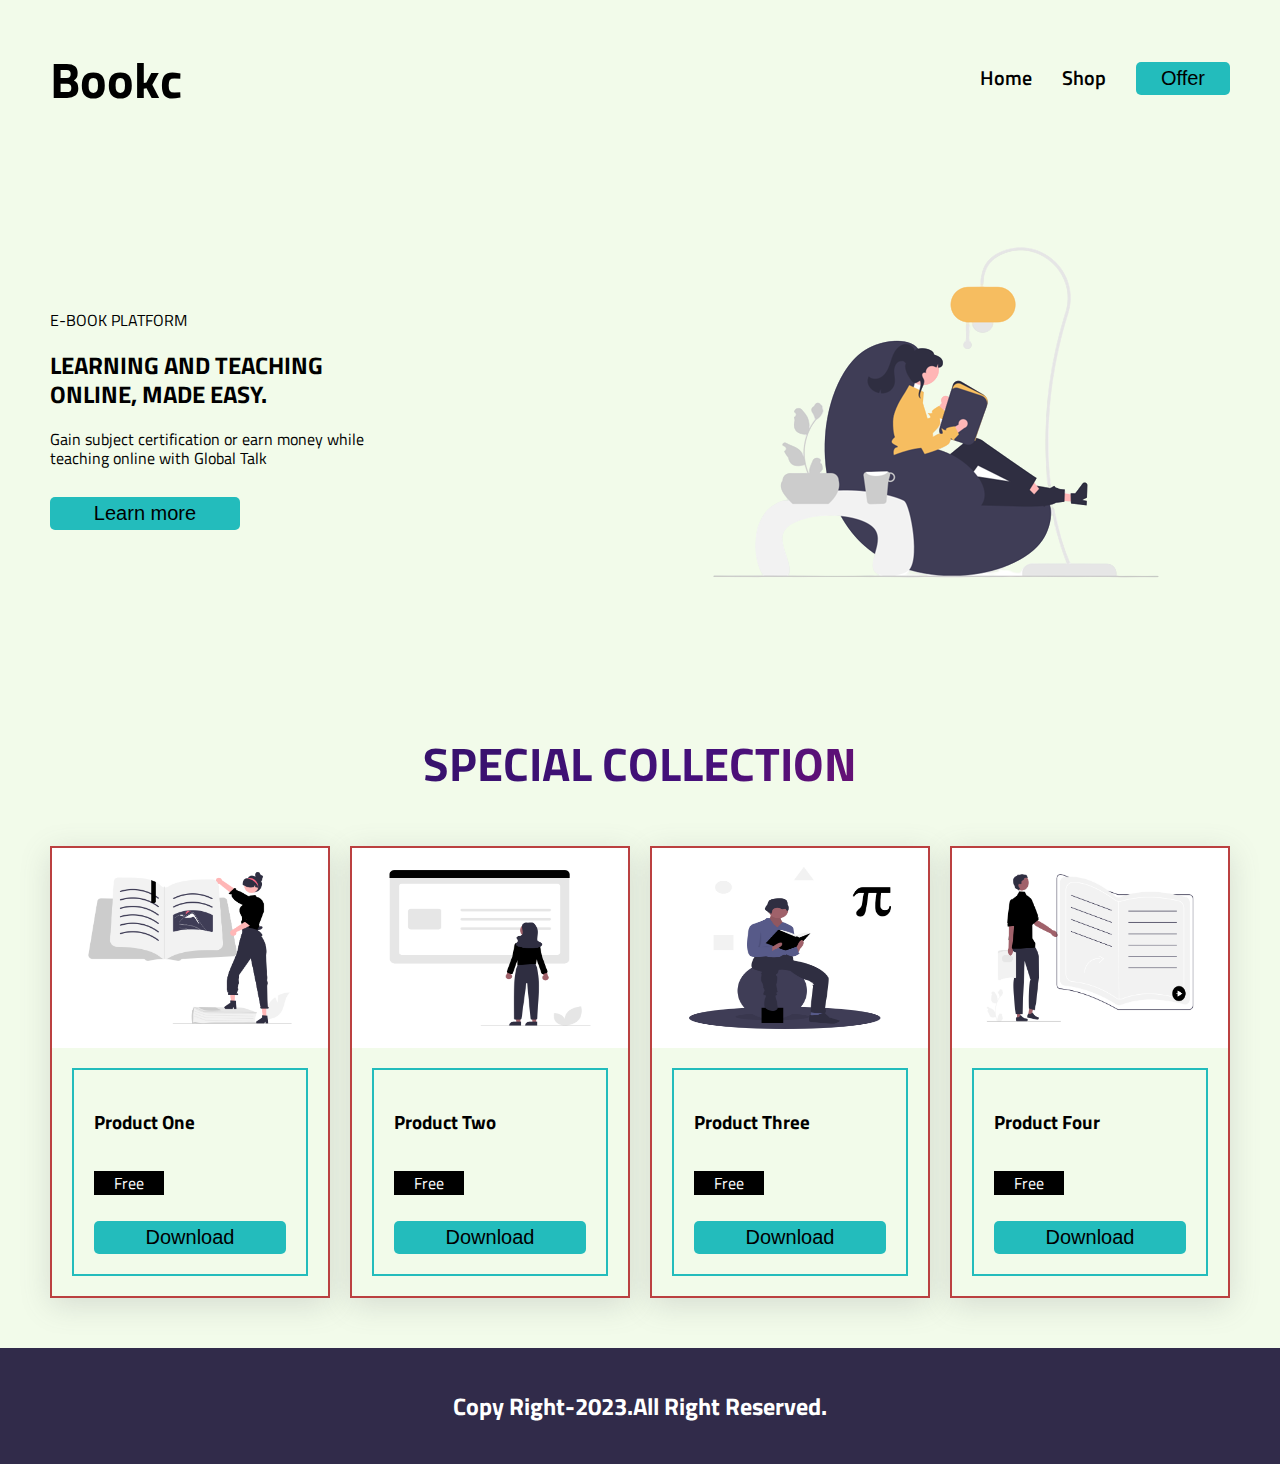
<file: index.html>
<!DOCTYPE html>
<html lang="en">

<head>
    <meta charset="UTF-8">
    <meta http-equiv="X-UA-Compatible" content="IE=edge">
    <meta name="viewport" content="width=device-width, initial-scale=1.0">
    <!-- //font// -->
    <link rel="preconnect" href="https://fonts.googleapis.com">
    <link rel="preconnect" href="https://fonts.gstatic.com" crossorigin>
    <link
        href="https://fonts.googleapis.com/css2?family=Montserrat:wght@100&family=Open+Sans:wght@300&family=Poppins:wght@400;900&family=Raleway:wght@100;300&family=Roboto:wght@100&family=Sofia+Sans+Condensed:wght@400;500;600;700&family=Titillium+Web:wght@200&display=swap"
        rel="stylesheet">
    <!-- //style// -->
    <link rel="stylesheet" href="css/style.css">
    <!-- //favicon// -->
    <link rel="shortcut icon" href="img/favicon.png" type="image/x-icon">
    <!-- //tittle// -->
    <title>Bookc || Home</title>
</head>

<body>
    <!-- //header-part-staet// -->
    <header>
        <h1>Bookc </h1>
        <!-- //nav start// -->
        <nav>
            <a href="index.html">Home</a>
            <a href="pages/shop.html">Shop</a>
            <a href="#"><button>Offer</button></a>
        </nav>
    </header>
    <!-- //header-part-end// -->

    <!-- //hero-section-start// -->
    <section class="hero-container">
        <div class="hero-content-container">
            <p>E-BOOK PLATFORM</p>
            <h2>
                <P>LEARNING AND TEACHING</P>
                <P>ONLINE, MADE EASY.</P>
            </h2>
            <P>Gain subject certification or earn money while</P>
            <p class="hero-p-2">teaching online with Global Talk</p>
            <button>Learn more</button>
        </div>
        <div class="hero-img-container">
            <img src="img/home-page-hero-img.png" alt="hero-img">
        </div>
    </section>
    <!-- //hero-section-end// -->

    <!-- //collection-container-start// -->
    <section class="collection-container">

        <div class="collection-container-headline">
            <div class="row">
                <div class="col-md-12 text-center">
                    <h3 class="animate-charcter"> Special Collection</h3>
                </div>
            </div>
        </div>

        <div class="collection-parent">
            <div class="collection">
                <img src="img/home-product-1-img.png" alt="collection-1-img">
                <div class="collection-content">
                    <h3>Product One</h3>
                    <p class="tag-free">Free</p>
                    <button class="btn-download">Download</button>
                </div>
            </div>

            <div class="collection">
                <img src="img/home-product-2-img.png" alt="collection-2-img">
                <div class="collection-content">
                    <h3>Product Two</h3>
                    <p class="tag-free">Free</p>
                    <button class="btn-download">Download</button>
                </div>
            </div>

            <div class="collection">
                <img src="img/home-product-3-img.png" alt="collection-3-img">
                <div class="collection-content">
                    <h3>Product Three</h3>
                    <p class="tag-free">Free</p>
                    <button class="btn-download">Download</button>
                </div>
            </div>

            <div class="collection">
                <img src="img/home-product-4-img.png" alt="collection-4-img">
                <div class="collection-content">
                    <h3>Product Four</h3>
                    <p class="tag-free">Free</p>
                    <button class="btn-download">Download</button>
                </div>
            </div>

        </div>
    </section>
    <!-- //collection-container-end// -->

    <!-- //footer-start// -->
    <footer>
        <h2>Copy Right-2023.All Right Reserved.</h2>
    </footer>
    <!-- //footer-end// -->
</body>

</html>
</file>
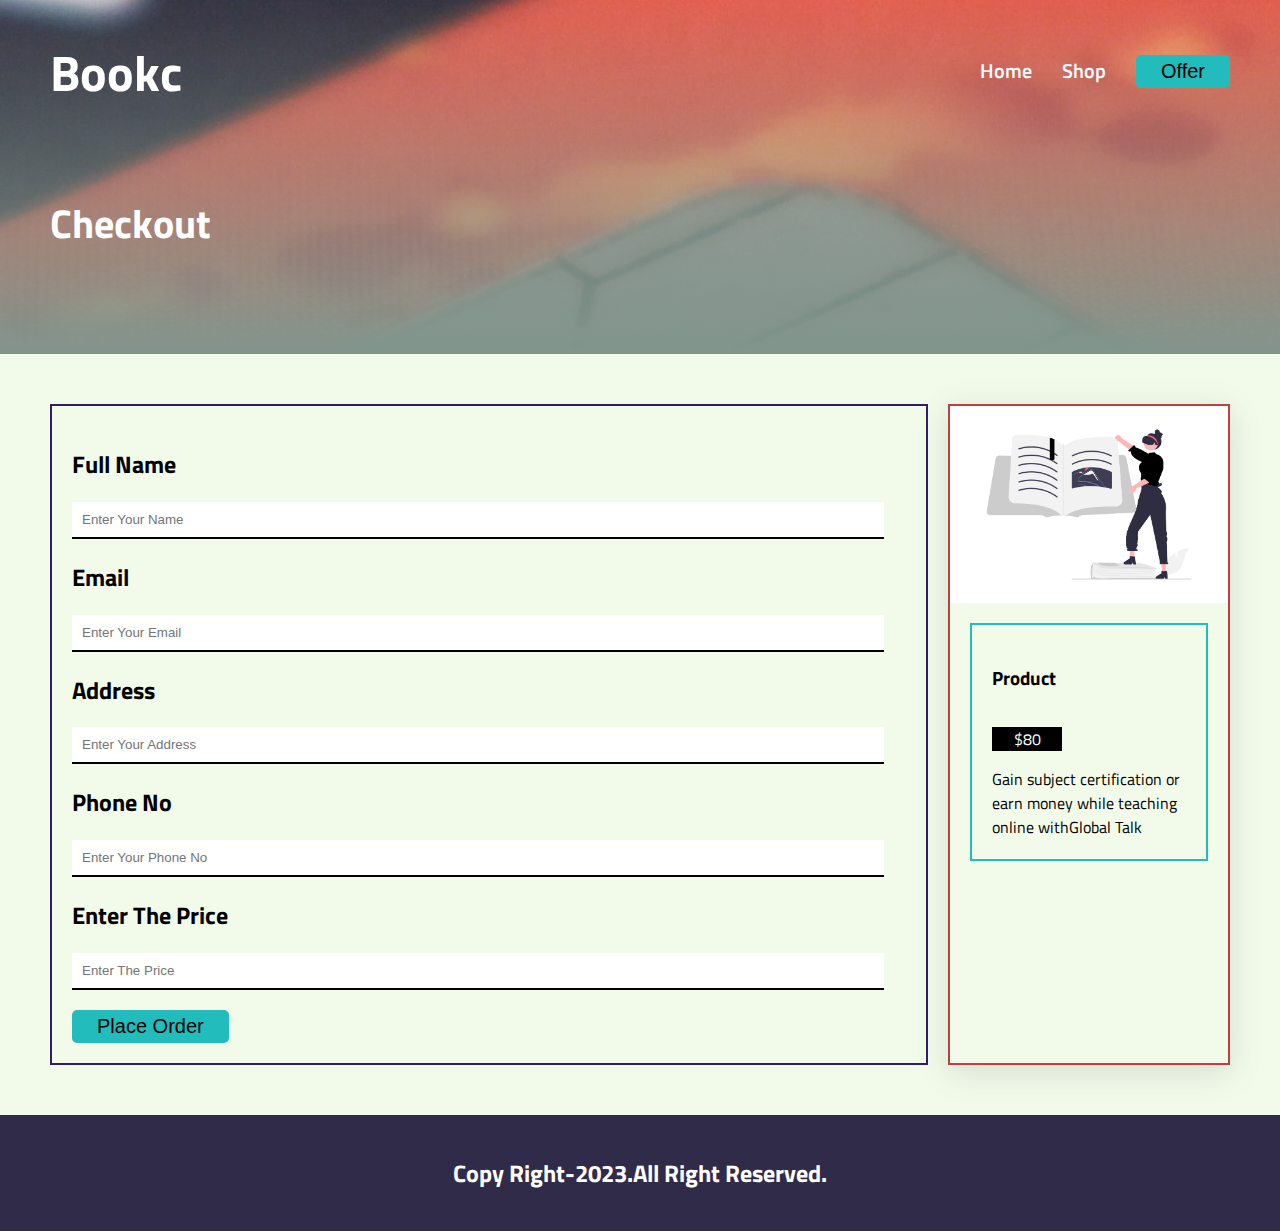
<file: pages/checkout.html>
<!DOCTYPE html>
<html lang="en">

<head>
    <meta charset="UTF-8">
    <meta http-equiv="X-UA-Compatible" content="IE=edge">
    <meta name="viewport" content="width=device-width, initial-scale=1.0">
    <!-- //font// -->
    <link rel="preconnect" href="https://fonts.googleapis.com">
    <link rel="preconnect" href="https://fonts.gstatic.com" crossorigin>
    <link
        href="https://fonts.googleapis.com/css2?family=Montserrat:wght@100&family=Open+Sans:wght@300&family=Poppins:wght@400;900&family=Raleway:wght@100;300&family=Roboto:wght@100&family=Sofia+Sans+Condensed:wght@400;500;600;700&family=Titillium+Web:wght@200&display=swap"
        rel="stylesheet">
    <!-- //css// -->
    <link rel="stylesheet" href="../css/checkout.css">
    <!-- //favicon// -->
    <link rel="shortcut icon" href="../img/favicon.png" type="image/x-icon">
    <!-- //tittle// -->
    <title>Bookc || Checkout</title>
</head>

<body>
    <!-- //header-part-staet// -->
    <header>
        <section class="header-top">
            <h1>Bookc</h1>
            <nav>
                <a href="../index.html">Home</a>
                <a href="shop.html">Shop</a>
                <a href="#"><button>Offer</button></a>
            </nav>
        </section>
        <h2>Checkout</h2>
    </header>
    <!-- //header-part-end// -->

    <!-- //form-sectiom// -->
    <section class="container">
        <form action="thanking.html">
            <div class="full-name">
                <h2>Full Name</h2>
                <input type="text" required placeholder="Enter Your Name">
            </div>
            <div class="email">
                <h2>Email</h2>
                <input type="email" required name="" id="" placeholder="Enter Your Email">
            </div>
            <div class="address">
                <h2>Address</h2>
                <input type="text" required placeholder="Enter Your Address">
            </div>
            <div class="Phone-no">
                <h2>Phone No</h2>
                <input type="number" required placeholder="Enter Your Phone No">
            </div>
            <div class="enter-price">
                <h2>Enter The Price</h2>
                <input type="number" required name="" id="" placeholder="Enter The Price">
            </div>
            <div class="btn">
                <button type="submit">Place Order</button>
            </div>
        </form>
        <!-- form-section end -->

        <!-- //product-start// -->
        <div class="product">
            <img src="../img/home-product-1-img.png" alt="collection-1-img">
            <div class="product-content">
                <h3>Product</h3>
                <p class="price">$80</p>
                <div class="description">
                    Gain subject certification or earn money while teaching online withGlobal Talk
                </div>
            </div>
        </div>
    </section> <!-- //product-end// -->

    <!-- //footer-start// -->
    <footer>
        <h2>Copy Right-2023.All Right Reserved.</h2>
    </footer>
</body>

</html>
</file>
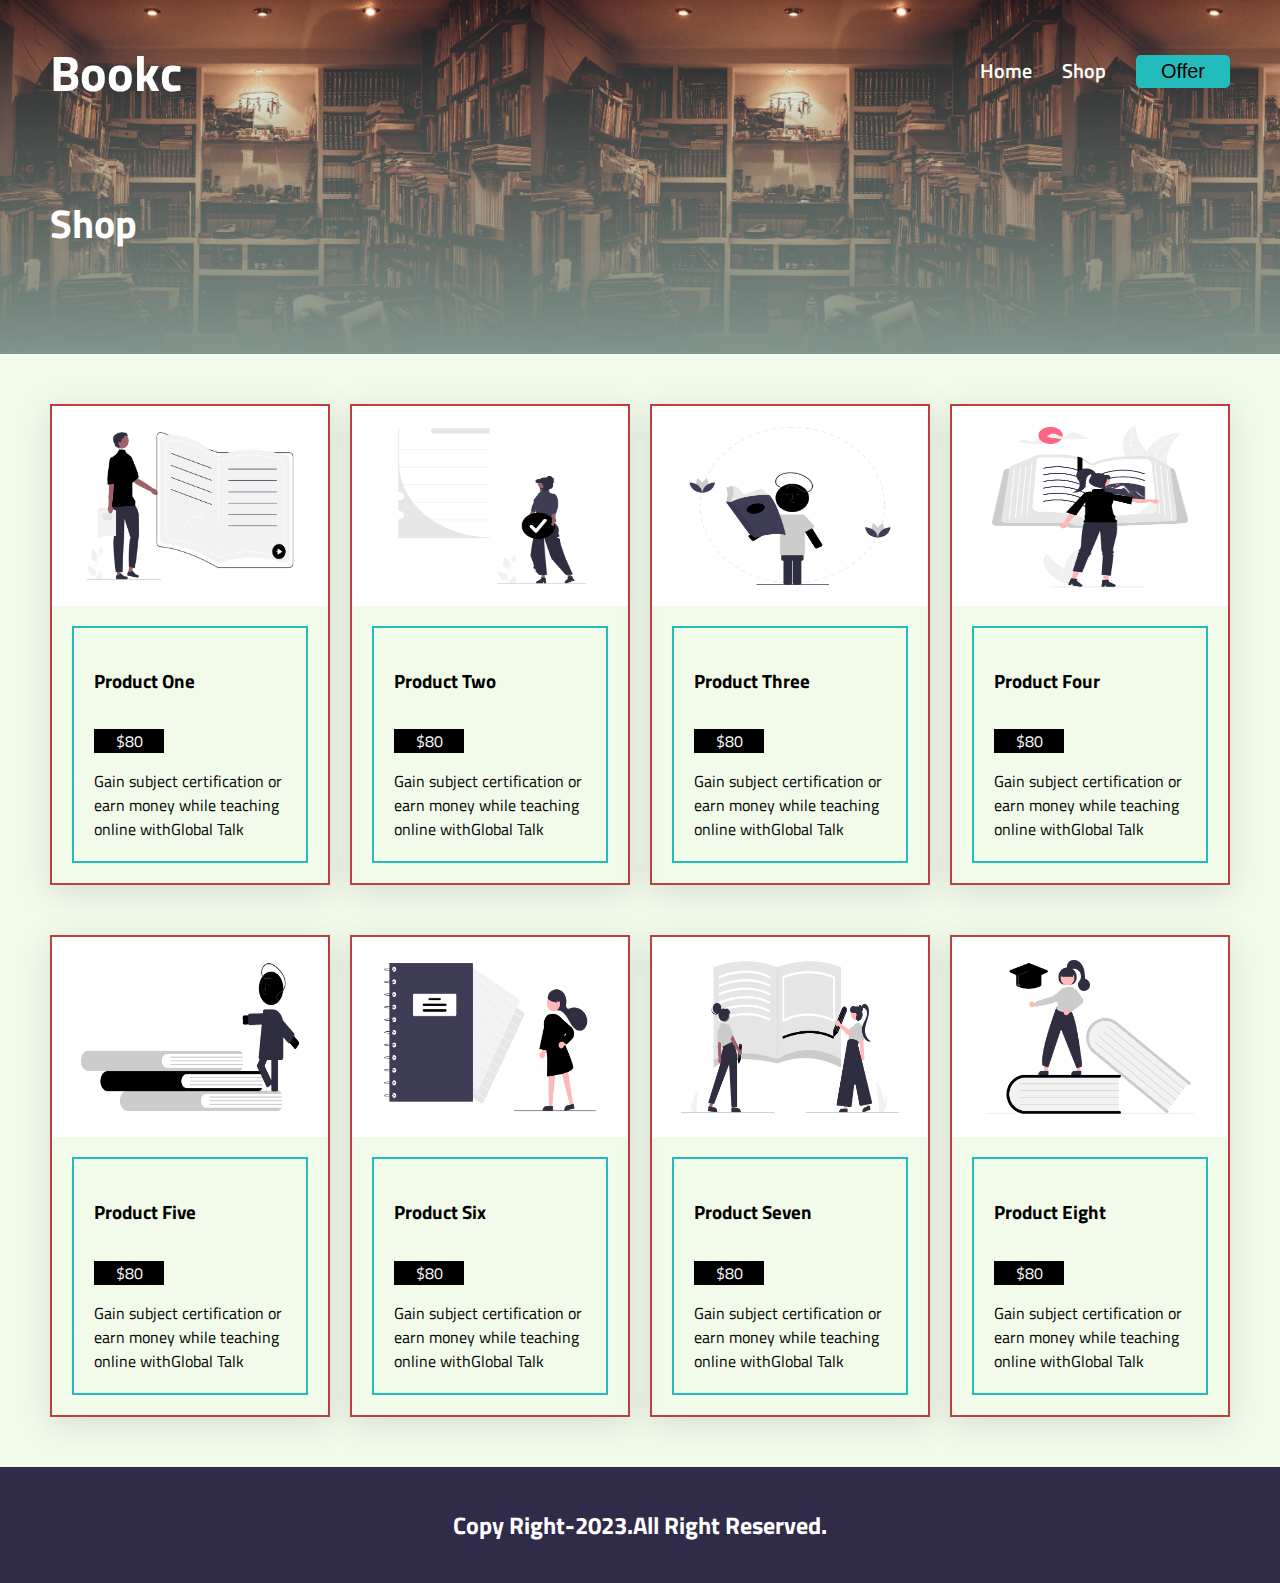
<file: pages/shop.html>
<!DOCTYPE html>
<html lang="en">

<head>
    <meta charset="UTF-8">
    <meta http-equiv="X-UA-Compatible" content="IE=edge">
    <meta name="viewport" content="width=device-width, initial-scale=1.0">
    <!-- //font// -->
    <link rel="preconnect" href="https://fonts.googleapis.com">
    <link rel="preconnect" href="https://fonts.gstatic.com" crossorigin>
    <link
        href="https://fonts.googleapis.com/css2?family=Montserrat:wght@100&family=Open+Sans:wght@300&family=Poppins:wght@400;900&family=Raleway:wght@100;300&family=Roboto:wght@100&family=Sofia+Sans+Condensed:wght@400;500;600;700&family=Titillium+Web:wght@200&display=swap"
        rel="stylesheet">
    <!-- //css// -->
    <link rel="stylesheet" href="../css/shop.css">
    <!-- //favicon// -->
    <link rel="shortcut icon" href="../img/favicon.png" type="image/x-icon">
    <!-- //tittle// -->
    <title>Bookc || Shop</title>
</head>

<body>
    <!-- //header-part-staet// -->
    <header>
        <section class="header-top">
            <h1>Bookc </h1>
            <!-- //nav start// -->
            <nav>
                <a href="../index.html">Home</a>
                <a href="shop.html">Shop</a>
                <a href="#"><button>Offer</button></a>
            </nav>
        </section>
        <h2>Shop</h2>
    </header>
    <!-- //header-part-end// -->

    <!-- //collection-row-1-container-start -->
    <section class="collection-container">
        <div class="collection-parent">
            <div class="collection">
                <img src="../img/shop-book-1.png" alt="collection-1-img">
                <div class="collection-content">
                    <h3>Product One</h3>
                    <p class="price">$80</p>
                    <div class="description">
                        Gain subject certification or earn money while teaching online withGlobal Talk
                    </div>
                </div>
                <div class="btn-buy">
                    <a href="checkout.html"><button>Buy Now</button></a>
                </div>
            </div>

            <div class="collection">
                <img src="../img/shop-book-2.png" alt="collection-2-img">
                <div class="collection-content">
                    <h3>Product Two</h3>
                    <p class="price">$80</p>
                    <div class="description">
                        Gain subject certification or earn money while teaching online withGlobal Talk
                    </div>
                </div>
                <div class="btn-buy">
                    <a href="checkout.html"><button>Buy Now</button></a>
                </div>
            </div>

            <div class="collection">
                <img src="../img/shop-book-3.png" alt="collection-3-img">
                <div class="collection-content">
                    <h3>Product Three</h3>
                    <p class="price">$80</p>
                    <div class="description">
                        Gain subject certification or earn money while teaching online withGlobal Talk
                    </div>
                </div>
                <div class="btn-buy">
                    <a href="checkout.html"><button>Buy Now</button></a>
                </div>
            </div>

            <div class="collection">
                <img src="../img/shop-book-4.png" alt="collection-4-img">
                <div class="collection-content">
                    <h3>Product Four</h3>
                    <p class="price">$80</p>
                    <div class="description">
                        Gain subject certification or earn money while teaching online withGlobal Talk
                    </div>
                </div>
                <div class="btn-buy">
                    <a href="checkout.html"><button>Buy Now</button></a>
                </div>
            </div>

        </div>
    </section>
    <!-- //collection-row-1-container-end// -->

    <!-- //collection-row-2-container-start -->
    <section class="collection-container">

        <div class="collection-parent">

            <div class="collection">
                <img class="img" src="../img/shop-book-5.png" alt="collection-5-img">
                <div class="collection-content">
                    <h3>Product Five</h3>
                    <p class="price">$80</p>
                    <div class="description">
                        Gain subject certification or earn money while teaching online withGlobal Talk
                    </div>
                </div>
                <div class="btn-buy">
                    <a href="checkout.html"><button>Buy Now</button></a>
                </div>
            </div>

            <div class="collection">
                <img src="../img/shop-book-6.png" alt="collection-6-img">
                <div class="collection-content">
                    <h3>Product Six</h3>
                    <p class="price">$80</p>
                    <div class="description">
                        Gain subject certification or earn money while teaching online withGlobal Talk
                    </div>
                </div>
                <div class="btn-buy">
                    <a href="#"><button>Buy Now</button></a>
                </div>
            </div>

            <div class="collection">
                <img src="../img/shop-book-7.png" alt="collection-7-img">
                <div class="collection-content">
                    <h3>Product Seven</h3>
                    <p class="price">$80</p>
                    <div class="description">
                        Gain subject certification or earn money while teaching online withGlobal Talk
                    </div>
                </div>
                <div class="btn-buy">
                    <a href="checkout.html"><button>Buy Now</button></a>
                </div>
            </div>

            <div class="collection">
                <img src="../img/shop-book-8.png" alt="collection-8F-img">
                <div class="collection-content">
                    <h3>Product Eight</h3>
                    <p class="price">$80</p>
                    <div class="description">
                        Gain subject certification or earn money while teaching online withGlobal Talk
                    </div>
                </div>
                <div class="btn-buy">
                    <a href="checkout.html"><button>Buy Now</button></a>
                </div>
            </div>

        </div>
    </section>
    <!-- //collection-row-2-container-end// -->

    <!-- //footer-start// -->
    <footer>
        <h2>Copy Right-2023.All Right Reserved.</h2>
    </footer>
</body>

</html>
</file>
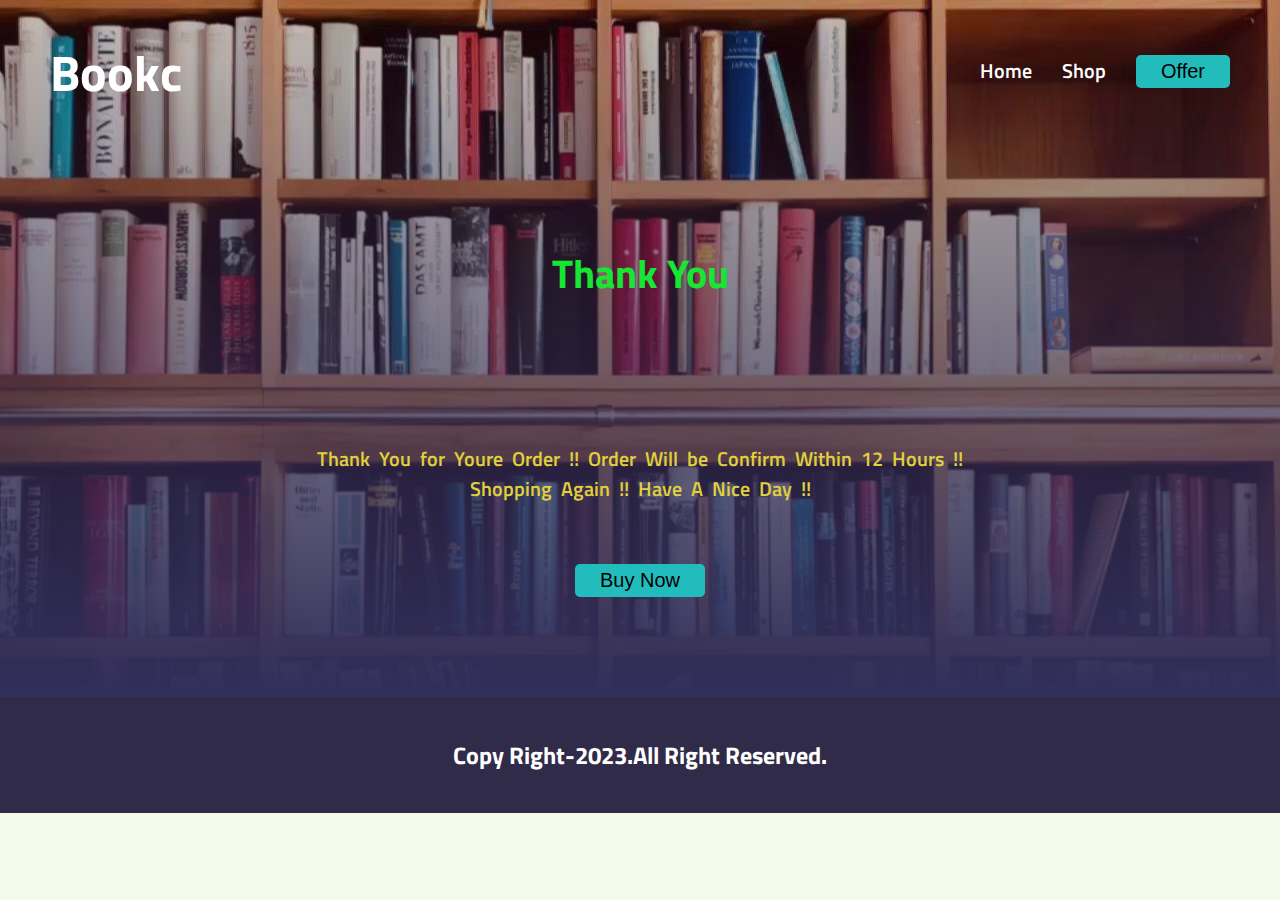
<file: pages/thanking.html>
<!DOCTYPE html>
<html lang="en">

<head>
    <meta charset="UTF-8">
    <meta http-equiv="X-UA-Compatible" content="IE=edge">
    <meta name="viewport" content="width=device-width, initial-scale=1.0">
    <!-- //font// -->
    <link rel="preconnect" href="https://fonts.googleapis.com">
    <link rel="preconnect" href="https://fonts.gstatic.com" crossorigin>
    <link
        href="https://fonts.googleapis.com/css2?family=Montserrat:wght@100&family=Open+Sans:wght@300&family=Poppins:wght@400;900&family=Raleway:wght@100;300&family=Roboto:wght@100&family=Sofia+Sans+Condensed:wght@400;500;600;700&family=Titillium+Web:wght@200&display=swap"
        rel="stylesheet">
    <!-- //css// -->
    <link rel="stylesheet" href="../css/thanking.css">
    <!-- //favicon// -->
    <link rel="shortcut icon" href="../img/favicon.png" type="image/x-icon">
    <!-- //tittle// -->
    <title>Bookc || Thank You</title>
</head>

<body>
    <!-- //header-part-staet// -->
    <header>
        <section class="header-top">
            <h1>Bookc</h1>
            <nav>
                <a href="../index.html">Home</a>
                <a href="shop.html">Shop</a>
                <a href="#"><button>Offer</button></a>
            </nav>
        </section>
        <div class="thanking-part">
            <h2>Thank You</h2>
            <p>Thank You for Youre Order !! Order Will be Confirm Within 12 Hours !! </p>
            <p>Shopping Again !! Have A Nice Day !!</p>
            <a href="shop.html"><button>Buy Now</button></a>
        </div>
    </header>
    <!-- //header-part-end// -->
    <!-- //footer-start// -->
    <footer>
        <h2>Copy Right-2023.All Right Reserved.</h2>
    </footer>
</body>

</html>
</file>
<file: css/style.css>
body {
    padding: 0;
    margin: 0;
    background-color: #f2fbea;
    /* //font style// */
    font-family: 'Montserrat', sans-serif;
    font-family: 'Open Sans', sans-serif;
    font-family: 'Poppins', sans-serif;
    font-family: 'Raleway', sans-serif;
    font-family: 'Roboto', sans-serif;
    font-family: 'Sofia Sans Condensed', sans-serif;
    font-family: 'Titillium Web', sans-serif;
}

* {
    box-sizing: border-box;
}

header {
    display: flex;
    align-items: center;
    padding-top: 7px;
    margin: 0 50px;
}

h1 {
    flex: 10;
    font-size: 50px;
}

/* //nav-start// */
nav {
    display: flex;
    text-align: right;
    flex: 1;
    gap: 30px;
    font-weight: 600;
}

nav a {
    color: rgb(0, 0, 0);
    text-decoration: none;
    font-size: 20px;
}

nav a button {
    padding: 5px 25px;
    font-size: 20px;
    border-radius: 5px;
    background-color: rgb(35, 188, 188);
    border: none;
}

/* //nav end// */

/* hero container */
.hero-container {
    display: flex;
    margin: 50px;
    align-items: center;
}

.hero-content-container {
    flex: 10;
    display: flex;
    flex-direction: column;
    line-height: 5px;
}

.hero-content-container h2 {
    margin: 0;
}

.hero-content-container .hero-p-2 {
    margin-top: -2px;
}

.hero-content-container button {
    margin-top: 20px;
    width: 190px;
    padding: 5px 25px;
    font-size: 20px;
    border-radius: 5px;
    background-color: rgb(35, 188, 188);
    border: none;
    cursor: pointer;
}

/* Collection part start here */
.collection-container {
    display: flex;
    flex-direction: column;
    text-align: center;
    margin: 50px;
}

.collection-container-headline {
    text-transform: uppercase;
    background-image: linear-gradient(-225deg,
            #231557 0%,
            #44107a 29%,
            #ff1361 67%,
            #fff800 100%);
    background-size: auto auto;
    background-clip: border-box;
    background-size: 200% auto;
    color: #fff;
    background-clip: text;
    -webkit-background-clip: text;
    -webkit-text-fill-color: transparent;
    animation: textclip 2s linear infinite;
    display: inline-block;
    font-size: 40px;
}

@keyframes textclip {
    to {
        background-position: 200% center;
    }
}

.tag-free {
    width: 70px;
    background-color: #000000;
    color: #ffffff;
    text-align: center;
}

.btn-download {
    cursor: pointer;
    padding: 5px 25px;
    margin-top: 10px;
    font-size: 20px;
    border-radius: 5px;
    background-color: rgb(35, 188, 188);
    border: none;
}

.collection-parent {
    display: flex;
    gap: 20px;
}

.collection {
    flex: 1;
    display: flex;
    flex-direction: column;
    border: 2px solid rgb(187, 64, 64);
    box-shadow: rgba(100, 100, 111, 0.2) 0px 7px 29px 0px;
}

.collection img {
    width: 100%;
    height: 200px;
}

.collection-content {
    display: flex;
    flex-direction: column;
    text-align: left;
    border: 2px solid #23bcbc;
    padding: 20px;
    margin: 20px;
}

/* //footer// */
footer {
    text-align: center;
    color: white;
    background-color: #312b4a;
    padding: 20px;
}

/* //mobile part-start */
@media(max-width:767px) {
    header {
        flex-direction: column;
    }

    .hero-container {
        flex-direction: column;
    }

    .hero-content-container p {
        line-height: 30px;
    }

    .collection-parent {
        flex-direction: column;
    }

    .hero-img-container img {
        width: 100%;
        margin-top: 50px;
        margin-bottom: -50px;
    }
    .collection-container{
        margin: 0;
    }
}
</file>
<file: css/checkout.css>
body {
    padding: 0;
    margin: 0;
    background-color: #f2fbea;
    /* //font style// */
    font-family: 'Montserrat', sans-serif;
    font-family: 'Open Sans', sans-serif;
    font-family: 'Poppins', sans-serif;
    font-family: 'Raleway', sans-serif;
    font-family: 'Roboto', sans-serif;
    font-family: 'Sofia Sans Condensed', sans-serif;
    font-family: 'Titillium Web', sans-serif;
}

/* //header-part-start// */
header {
    background-image: linear-gradient(-180deg, #ebe79b04, #81958d), url(../img/checkout-header-background.jpg);
    background-position: center;
    color: white;
}

header h2 {
    margin: 50px;
    font-size: 40px;
    padding-bottom: 100px;
}

.header-top {
    display: flex;
    align-items: center;
    margin: 0 50px;
}

h1 {
    flex: 10;
    font-size: 50px;
}

/* //nav-start// */
nav {
    display: flex;
    text-align: right;
    flex: 1;
    gap: 30px;
    font-weight: 600;
}

nav a {
    color: rgb(255, 255, 255);
    text-decoration: none;
    font-size: 20px;
}

nav a button {
    padding: 5px 25px;
    font-size: 20px;
    border-radius: 5px;
    background-color: rgb(35, 188, 188);
    border: none;
}

/* //nav end// */

/* form start */
.container {
    margin: 50px;
    display: flex;
    gap: 20px;
}

form {
    flex: 3;
    display: flex;
    flex-direction: column;
    border: 2px solid rgb(50, 29, 103);
    padding: 20px;
}

form input {
    width: 95%;
    padding: 10px;
    border: 0;
    border-bottom: 2px solid black;
}

form button {
    padding: 5px 25px;
    margin-top: 20px;
    font-size: 20px;
    border-radius: 5px;
    background-color: rgb(35, 188, 188);
    border: none;
}

/* //product-start// */
.product {
    flex: 1;
    align-items: flex-start;
    display: flex;
    flex-direction: column;
    border: 2px solid rgb(187, 64, 64);
    box-shadow: rgba(100, 100, 111, 0.2) 0px 7px 29px 0px;
}

.product img {
    width: 100%;
    height: 30%;
}

.product-content {
    display: flex;
    flex-direction: column;
    text-align: left;
    border: 2px solid #23bcbc;
    padding: 20px;
    margin: 20px;
}

.price {
    width: 70px;
    background-color: #000000;
    color: #ffffff;
    text-align: center;
}

/* //footer// */
footer {
    text-align: center;
    color: white;
    background-color: #312b4a;
    padding: 20px;
}

/* m0bile part start */
@media(max-width:767px) {
    header {
        text-align: center;
    }

    header .header-top {
        flex-direction: column;
    }

    .product {
        display: none;
    }

    form input {
        width: 90%;
    }
}
</file>
<file: css/shop.css>
body {
    padding: 0;
    margin: 0;
    background-color: #f2fbea;
    /* //font style// */
    font-family: 'Montserrat', sans-serif;
    font-family: 'Open Sans', sans-serif;
    font-family: 'Poppins', sans-serif;
    font-family: 'Raleway', sans-serif;
    font-family: 'Roboto', sans-serif;
    font-family: 'Sofia Sans Condensed', sans-serif;
    font-family: 'Titillium Web', sans-serif;
}

* {
    box-sizing: border-box;
    text-decoration: none;
}

/* //header-part-start// */
header {

    background-image: linear-gradient(-180deg, #ebe79b04, #81958d), url(../img/shop-header-background.jpg);
    background-size: contain;
    color: white;
}

h1 {
    flex: 10;
    font-size: 50px;
}

/* //nav-start// */
nav {
    display: flex;
    text-align: right;
    flex: 1;
    gap: 30px;
    font-weight: 600;
}

nav a {
    color: rgb(255, 255, 255);
    text-decoration: none;
    font-size: 20px;
}

nav a button {
    padding: 5px 25px;
    font-size: 20px;
    border-radius: 5px;
    background-color: rgb(35, 188, 188);
    border: none;
}

/* //nav end// */

header h2 {
    margin: 50px;
    font-size: 40px;
    padding-bottom: 100px;
}

.header-top {
    display: flex;
    align-items: center;
    margin: 0 50px;
}

/* Collection part start here */
.collection-container {
    display: flex;
    flex-direction: column;
    text-align: center;
    margin: 50px;
}

.price {
    width: 70px;
    background-color: #000000;
    color: #ffffff;
    text-align: center;
}

.btn-buy button {
    display: none;
}

.collection-parent {
    display: flex;
    gap: 20px;
}

.collection {
    flex: 1;
    display: flex;
    flex-direction: column;
    border: 2px solid rgb(187, 64, 64);
    box-shadow: rgba(100, 100, 111, 0.2) 0px 7px 29px 0px;
}

.collection img {
    width: 100%;
    height: 200px;
}

.collection-content {
    display: flex;
    flex-direction: column;
    text-align: left;
    border: 2px solid #23bcbc;
    padding: 20px;
    margin: 20px;
}

.collection:hover .collection-content {
    display: none;
}

.collection:hover .btn-buy button {
    transition: 2s;
    display: inline-block;
    background-color: #000000;
    padding-left: 50px;
    padding-right: 50px;
    padding-top: 10px;
    padding-bottom: 10px;
    border-radius: 6%;
    color: white;
    margin-top: 100px;
    margin-bottom: 100px;
    cursor: pointer;
}

.collection:hover .btn-buy {
    background-color: #23bcbc;
    height: 100%;
}

/* //footer// */
footer {
    text-align: center;
    color: white;
    background-color: #312b4a;
    padding: 20px;
}

/* //mobile part-start */
@media(max-width:767px) {
    header {
        text-align: center;
    }

    .header-top {
        flex-direction: column;
    }

    .hero-container {
        flex-direction: column;
    }

    .hero-content-container p {
        line-height: 30px;
    }

    .collection-parent {
        flex-direction: column;
    }

    .collection-container {
        margin: 0;
    }
}
</file>
<file: css/thanking.css>
body {
    padding: 0;
    margin: 0;
    background-color: #f2fbea;
    /* //font style// */
    font-family: 'Montserrat', sans-serif;
    font-family: 'Open Sans', sans-serif;
    font-family: 'Poppins', sans-serif;
    font-family: 'Raleway', sans-serif;
    font-family: 'Roboto', sans-serif;
    font-family: 'Sofia Sans Condensed', sans-serif;
    font-family: 'Titillium Web', sans-serif;
}

/* //header-part-start// */
header {
    background-image: linear-gradient(-180deg, #00000004, #312f5b), url(../img/thank-header-bg.jpg);
    background-position: center;
    color: white;
}

.header-top {
    display: flex;
    align-items: center;
    margin: 0 50px;
}

h1 {
    flex: 10;
    font-size: 50px;
}

/* //nav-start// */
nav {
    display: flex;
    text-align: right;
    flex: 1;
    gap: 30px;
    font-weight: 600;
}

nav a {
    color: rgb(255, 255, 255);
    text-decoration: none;
    font-size: 20px;
}

nav a button {
    padding: 5px 25px;
    font-size: 20px;
    border-radius: 5px;
    background-color: rgb(35, 188, 188);
    border: none;
}

/* //nav end// */

header h2 {
    color: rgb(23, 230, 50);
    margin: 50px;
    font-size: 40px;
    padding-bottom: 100px;
}

/* //thankink-part// */
.thanking-part {
    text-align: center;
    padding: 50px;
}

.thanking-part p {
    font-size: 20px;
    word-spacing: 5px;
    color: rgb(224, 208, 60);
    line-height: 10px;
    font-weight: 600;
}

.thanking-part.thanking-part button {
    padding: 5px 25px;
    font-size: 20px;
    border-radius: 5px;
    background-color: rgb(35, 188, 188);
    border: none;
    margin: 50px;
}

/* //footer// */
footer {
    text-align: center;
    color: white;
    background-color: #312b4a;
    padding: 20px;
}

/* //mobile part start */
@media(max-width:767px) {
    header {
        text-align: center;
    }

    h1 {
        color: rgb(255, 255, 255);
        font-weight: 900;
        background-color: black;
        padding: 0 30px;
        border-radius: 20px;
    }

    header .header-top {
        flex-direction: column;
    }

    .thanking-part p {
        line-height: 40px;
        color: bisque;
    }
}
</file>
